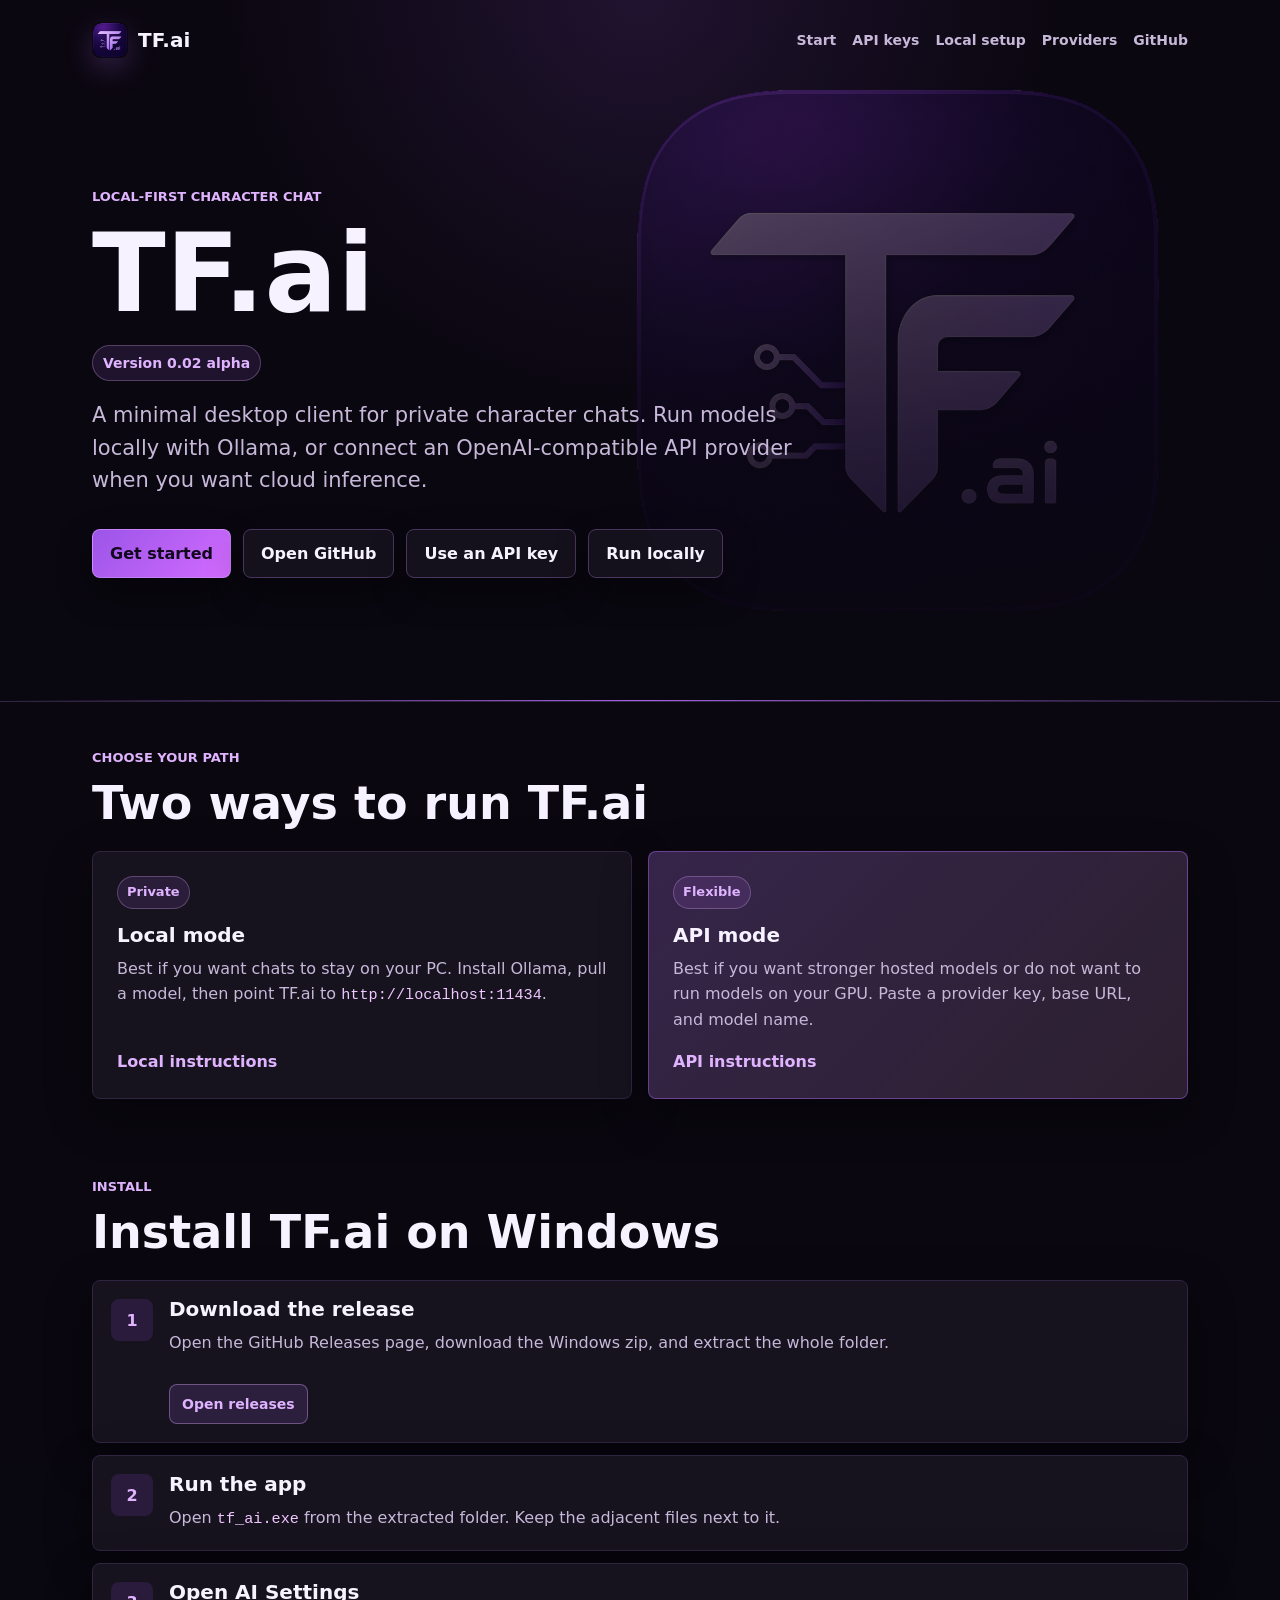
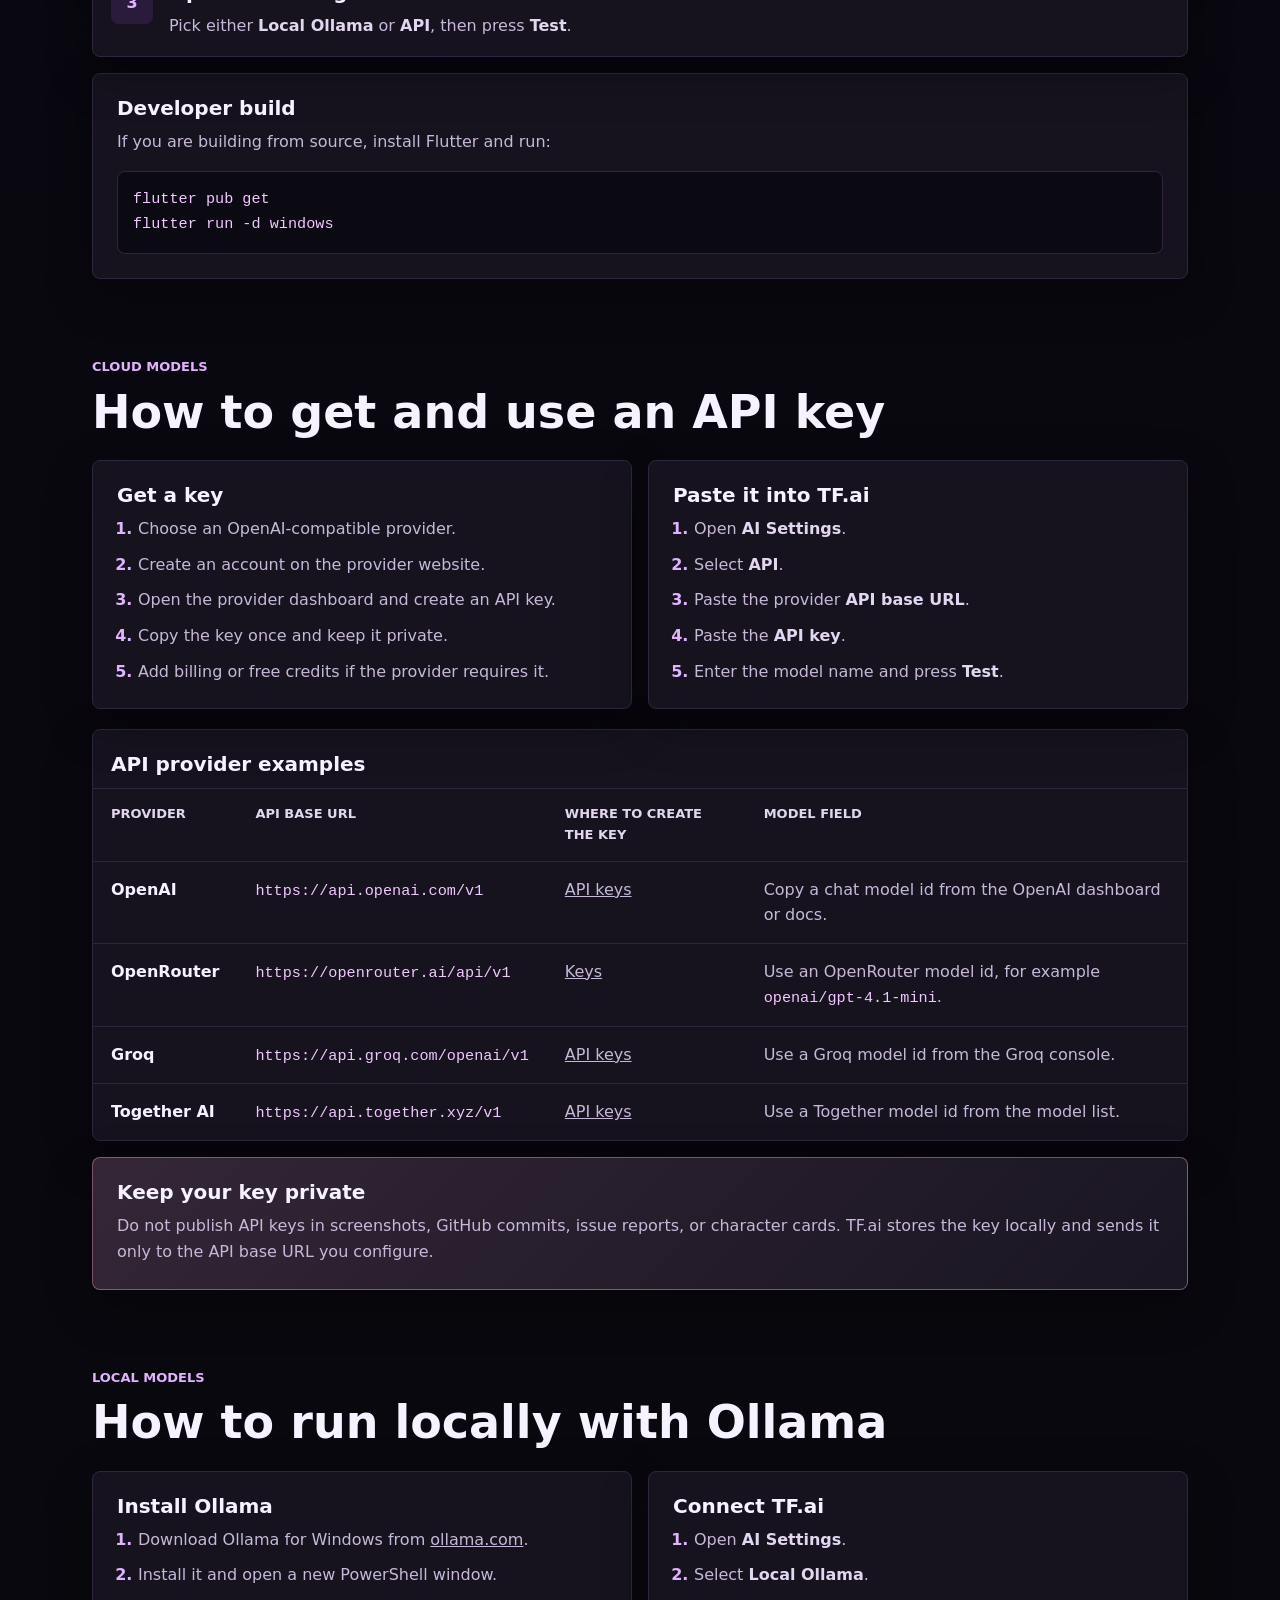
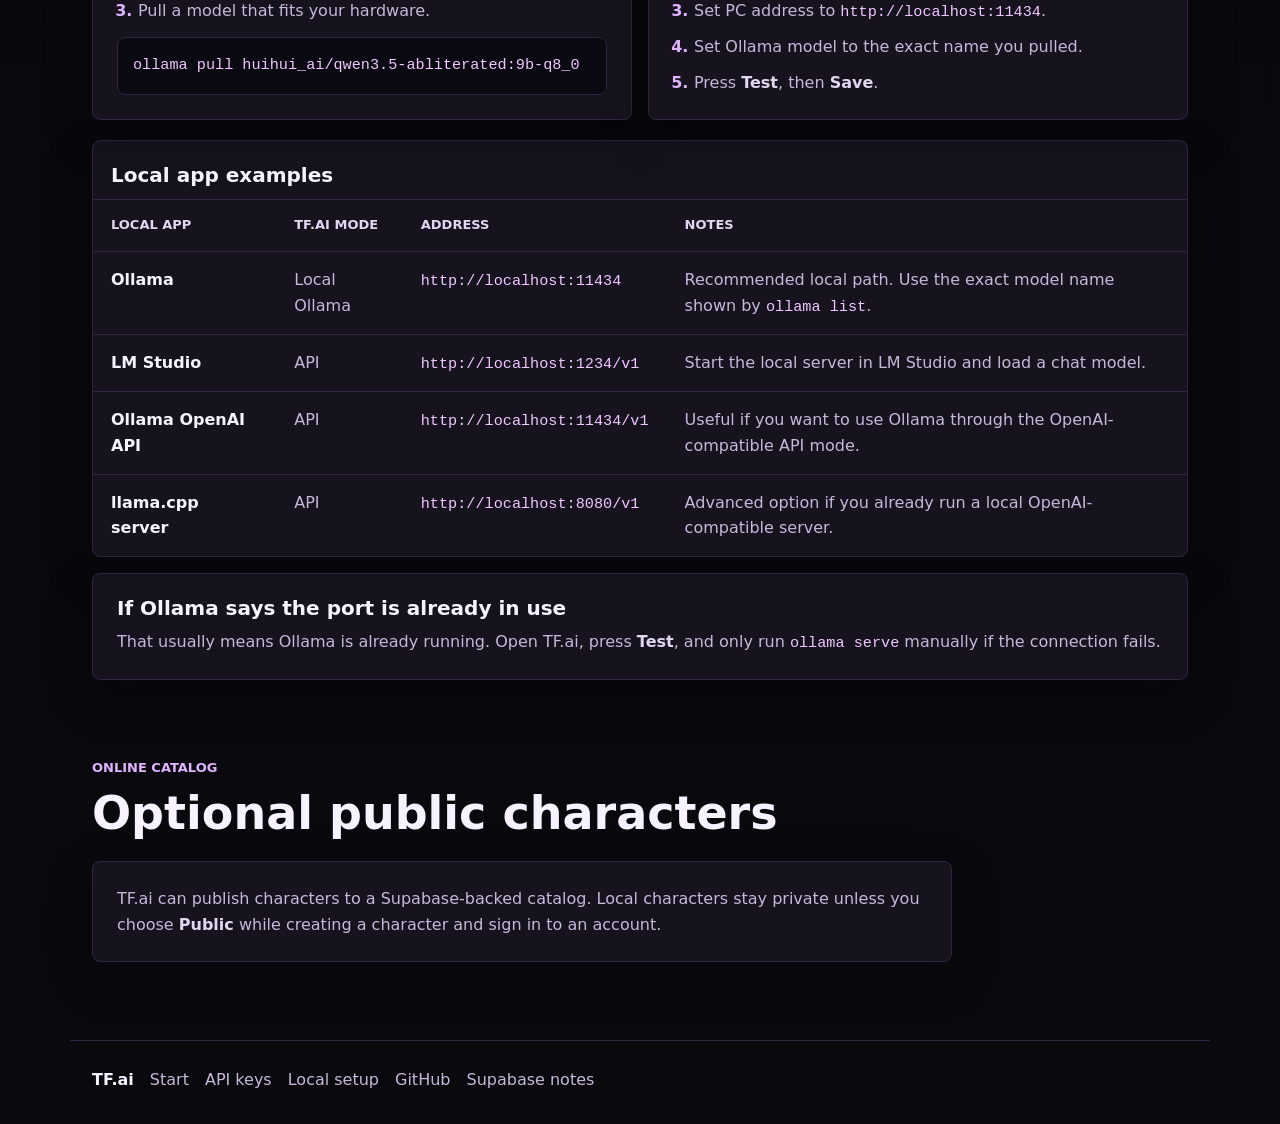
<file: docs/index.html>
<!doctype html>
<html lang="en">
  <head>
    <meta charset="utf-8">
    <meta name="viewport" content="width=device-width, initial-scale=1">
    <title>TF.ai - local-first character chat</title>
    <meta name="description" content="TF.ai is a local-first character chat client for Ollama and OpenAI-compatible API providers.">
    <link rel="icon" href="assets/tf_ai_icon.png">
    <link rel="stylesheet" href="styles.css">
  </head>
  <body>
    <header class="hero">
      <nav class="nav" aria-label="Main navigation">
        <a class="brand" href="index.html" aria-label="TF.ai home">
          <img src="assets/tf_ai_icon.png" alt="">
          <span>TF.ai</span>
        </a>
        <div class="links">
          <a href="#start">Start</a>
          <a href="#api">API keys</a>
          <a href="#local">Local setup</a>
          <a href="#providers">Providers</a>
          <a href="https://github.com/GRIGORYGOODMAN/TF.ai">GitHub</a>
        </div>
      </nav>

      <section class="hero-body">
        <div class="hero-copy">
          <p class="eyebrow">Local-first character chat</p>
          <h1>TF.ai</h1>
          <p class="version-label">Version 0.02 alpha</p>
          <p class="lead">
            A minimal desktop client for private character chats. Run models locally with Ollama,
            or connect an OpenAI-compatible API provider when you want cloud inference.
          </p>
          <div class="actions">
            <a class="button primary" href="#start">Get started</a>
            <a class="button" href="https://github.com/GRIGORYGOODMAN/TF.ai">Open GitHub</a>
            <a class="button" href="#api">Use an API key</a>
            <a class="button" href="#local">Run locally</a>
          </div>
        </div>
      </section>
    </header>

    <main>
      <section class="section compact" id="start">
        <div class="section-heading">
          <p class="eyebrow">Choose your path</p>
          <h2>Two ways to run TF.ai</h2>
        </div>
        <div class="choice-grid">
          <article class="panel path-card">
            <span class="badge">Private</span>
            <h3>Local mode</h3>
            <p>
              Best if you want chats to stay on your PC. Install Ollama, pull a model,
              then point TF.ai to <code>http://localhost:11434</code>.
            </p>
            <a class="text-link" href="#local">Local instructions</a>
          </article>
          <article class="panel path-card accent-panel">
            <span class="badge">Flexible</span>
            <h3>API mode</h3>
            <p>
              Best if you want stronger hosted models or do not want to run models on your GPU.
              Paste a provider key, base URL, and model name.
            </p>
            <a class="text-link" href="#api">API instructions</a>
          </article>
        </div>
      </section>

      <section class="section" id="install">
        <div class="section-heading">
          <p class="eyebrow">Install</p>
          <h2>Install TF.ai on Windows</h2>
        </div>
        <div class="steps">
          <article class="step">
            <span>1</span>
            <div>
              <h3>Download the release</h3>
              <p>Open the GitHub Releases page, download the Windows zip, and extract the whole folder.</p>
              <a class="inline-button" href="https://github.com/GRIGORYGOODMAN/TF.ai/releases">Open releases</a>
            </div>
          </article>
          <article class="step">
            <span>2</span>
            <div>
              <h3>Run the app</h3>
              <p>Open <code>tf_ai.exe</code> from the extracted folder. Keep the adjacent files next to it.</p>
            </div>
          </article>
          <article class="step">
            <span>3</span>
            <div>
              <h3>Open AI Settings</h3>
              <p>Pick either <strong>Local Ollama</strong> or <strong>API</strong>, then press <strong>Test</strong>.</p>
            </div>
          </article>
        </div>
        <article class="panel note-panel">
          <h3>Developer build</h3>
          <p>If you are building from source, install Flutter and run:</p>
          <pre><code>flutter pub get
flutter run -d windows</code></pre>
        </article>
      </section>

      <section class="section" id="api">
        <div class="section-heading">
          <p class="eyebrow">Cloud models</p>
          <h2>How to get and use an API key</h2>
        </div>
        <div class="guide-grid">
          <article class="panel">
            <h3>Get a key</h3>
            <ol class="clean-list">
              <li>Choose an OpenAI-compatible provider.</li>
              <li>Create an account on the provider website.</li>
              <li>Open the provider dashboard and create an API key.</li>
              <li>Copy the key once and keep it private.</li>
              <li>Add billing or free credits if the provider requires it.</li>
            </ol>
          </article>
          <article class="panel">
            <h3>Paste it into TF.ai</h3>
            <ol class="clean-list">
              <li>Open <strong>AI Settings</strong>.</li>
              <li>Select <strong>API</strong>.</li>
              <li>Paste the provider <strong>API base URL</strong>.</li>
              <li>Paste the <strong>API key</strong>.</li>
              <li>Enter the model name and press <strong>Test</strong>.</li>
            </ol>
          </article>
        </div>

        <div class="table-wrap" id="providers">
          <table>
            <caption>API provider examples</caption>
            <thead>
              <tr>
                <th>Provider</th>
                <th>API base URL</th>
                <th>Where to create the key</th>
                <th>Model field</th>
              </tr>
            </thead>
            <tbody>
              <tr>
                <td>OpenAI</td>
                <td><code>https://api.openai.com/v1</code></td>
                <td><a href="https://platform.openai.com/api-keys">API keys</a></td>
                <td>Copy a chat model id from the OpenAI dashboard or docs.</td>
              </tr>
              <tr>
                <td>OpenRouter</td>
                <td><code>https://openrouter.ai/api/v1</code></td>
                <td><a href="https://openrouter.ai/keys">Keys</a></td>
                <td>Use an OpenRouter model id, for example <code>openai/gpt-4.1-mini</code>.</td>
              </tr>
              <tr>
                <td>Groq</td>
                <td><code>https://api.groq.com/openai/v1</code></td>
                <td><a href="https://console.groq.com/keys">API keys</a></td>
                <td>Use a Groq model id from the Groq console.</td>
              </tr>
              <tr>
                <td>Together AI</td>
                <td><code>https://api.together.xyz/v1</code></td>
                <td><a href="https://api.together.ai/settings/api-keys">API keys</a></td>
                <td>Use a Together model id from the model list.</td>
              </tr>
            </tbody>
          </table>
        </div>

        <article class="panel warning-panel">
          <h3>Keep your key private</h3>
          <p>
            Do not publish API keys in screenshots, GitHub commits, issue reports, or character cards.
            TF.ai stores the key locally and sends it only to the API base URL you configure.
          </p>
        </article>
      </section>

      <section class="section" id="local">
        <div class="section-heading">
          <p class="eyebrow">Local models</p>
          <h2>How to run locally with Ollama</h2>
        </div>
        <div class="guide-grid">
          <article class="panel">
            <h3>Install Ollama</h3>
            <ol class="clean-list">
              <li>Download Ollama for Windows from <a href="https://ollama.com/download/windows">ollama.com</a>.</li>
              <li>Install it and open a new PowerShell window.</li>
              <li>Pull a model that fits your hardware.</li>
            </ol>
            <pre><code>ollama pull huihui_ai/qwen3.5-abliterated:9b-q8_0</code></pre>
          </article>
          <article class="panel">
            <h3>Connect TF.ai</h3>
            <ol class="clean-list">
              <li>Open <strong>AI Settings</strong>.</li>
              <li>Select <strong>Local Ollama</strong>.</li>
              <li>Set PC address to <code>http://localhost:11434</code>.</li>
              <li>Set Ollama model to the exact name you pulled.</li>
              <li>Press <strong>Test</strong>, then <strong>Save</strong>.</li>
            </ol>
          </article>
        </div>

        <div class="table-wrap">
          <table>
            <caption>Local app examples</caption>
            <thead>
              <tr>
                <th>Local app</th>
                <th>TF.ai mode</th>
                <th>Address</th>
                <th>Notes</th>
              </tr>
            </thead>
            <tbody>
              <tr>
                <td>Ollama</td>
                <td>Local Ollama</td>
                <td><code>http://localhost:11434</code></td>
                <td>Recommended local path. Use the exact model name shown by <code>ollama list</code>.</td>
              </tr>
              <tr>
                <td>LM Studio</td>
                <td>API</td>
                <td><code>http://localhost:1234/v1</code></td>
                <td>Start the local server in LM Studio and load a chat model.</td>
              </tr>
              <tr>
                <td>Ollama OpenAI API</td>
                <td>API</td>
                <td><code>http://localhost:11434/v1</code></td>
                <td>Useful if you want to use Ollama through the OpenAI-compatible API mode.</td>
              </tr>
              <tr>
                <td>llama.cpp server</td>
                <td>API</td>
                <td><code>http://localhost:8080/v1</code></td>
                <td>Advanced option if you already run a local OpenAI-compatible server.</td>
              </tr>
            </tbody>
          </table>
        </div>

        <article class="panel note-panel">
          <h3>If Ollama says the port is already in use</h3>
          <p>
            That usually means Ollama is already running. Open TF.ai, press <strong>Test</strong>,
            and only run <code>ollama serve</code> manually if the connection fails.
          </p>
        </article>
      </section>

      <section class="section" id="catalog">
        <div class="section-heading">
          <p class="eyebrow">Online catalog</p>
          <h2>Optional public characters</h2>
        </div>
        <article class="panel wide">
          <p>
            TF.ai can publish characters to a Supabase-backed catalog. Local characters stay private unless
            you choose <strong>Public</strong> while creating a character and sign in to an account.
          </p>
        </article>
      </section>
    </main>

    <footer class="footer">
      <span>TF.ai</span>
      <a href="#start">Start</a>
      <a href="#api">API keys</a>
      <a href="#local">Local setup</a>
      <a href="https://github.com/GRIGORYGOODMAN/TF.ai">GitHub</a>
      <a href="supabase-auth-setup.md">Supabase notes</a>
    </footer>
  </body>
</html>
</file>
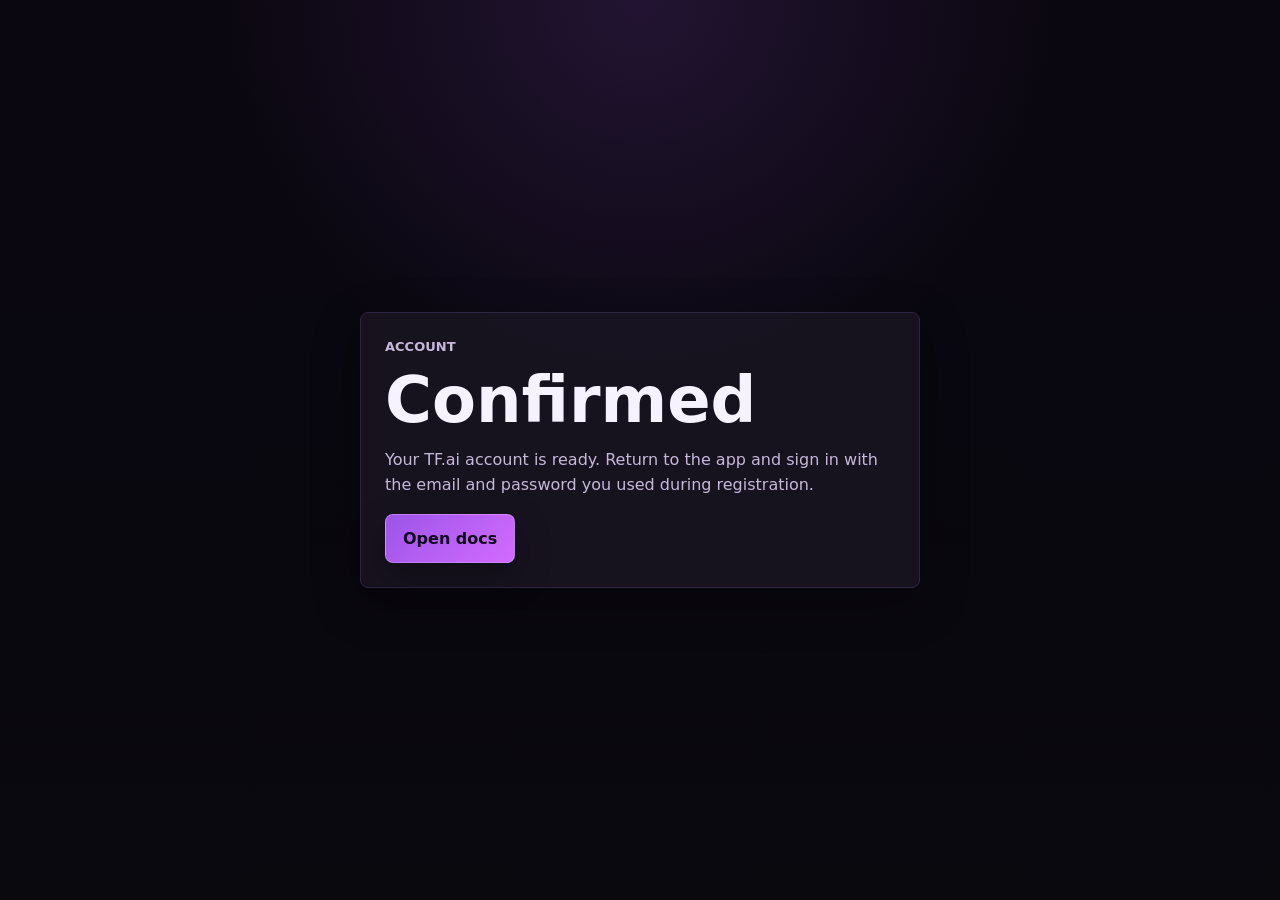
<file: docs/auth-callback.html>
<!doctype html>
<html lang="en">
  <head>
    <meta charset="utf-8">
    <meta name="viewport" content="width=device-width, initial-scale=1">
    <title>TF.ai Account Confirmed</title>
    <meta name="description" content="TF.ai account confirmation page.">
    <link rel="stylesheet" href="styles.css">
  </head>
  <body>
    <main class="callback-page">
      <section class="panel callback-panel">
        <p class="eyebrow">Account</p>
        <h1>Confirmed</h1>
        <p>
          Your TF.ai account is ready. Return to the app and sign in with the
          email and password you used during registration.
        </p>
        <a class="button primary" href="index.html">Open docs</a>
      </section>
    </main>
    <script>
      if (window.location.hash || window.location.search) {
        window.history.replaceState(null, document.title, window.location.pathname);
      }
    </script>
  </body>
</html>
</file>
<file: docs/styles.css>
:root {
  color-scheme: dark;
  --bg: #09070f;
  --bg-soft: #12101a;
  --panel: #191522;
  --panel-strong: #231b31;
  --panel-purple: #2a1b3d;
  --text: #f7f2ff;
  --muted: #c7b8d9;
  --muted-strong: #e2d6f0;
  --line: #49365f;
  --line-soft: #2f2540;
  --accent: #b86cff;
  --accent-strong: #e0b3ff;
  --accent-warm: #ff9fca;
  --success: #68ddb3;
  --shadow: rgba(0, 0, 0, 0.32);
}

* {
  box-sizing: border-box;
}

html {
  scroll-behavior: smooth;
}

body {
  margin: 0;
  background:
    radial-gradient(circle at 50% 0%, rgba(79, 45, 116, 0.34), transparent 420px),
    linear-gradient(180deg, #0b0710 0%, var(--bg) 40%, #0a090e 100%);
  color: var(--text);
  font: 16px/1.6 Inter, ui-sans-serif, system-ui, -apple-system, BlinkMacSystemFont, "Segoe UI", sans-serif;
  letter-spacing: 0;
}

body::selection {
  background: rgba(184, 108, 255, 0.42);
}

a {
  color: inherit;
}

strong {
  color: var(--muted-strong);
}

.hero {
  position: relative;
  min-height: 78vh;
  display: flex;
  flex-direction: column;
  overflow: hidden;
  border-bottom: 1px solid var(--line-soft);
}

.hero::before {
  content: "";
  position: absolute;
  inset: 0;
  background:
    linear-gradient(180deg, rgba(9, 7, 15, 0.12), rgba(9, 7, 15, 0.86)),
    url("assets/tf_ai_icon.png") right 8vw center / min(46vw, 560px) no-repeat;
  opacity: 0.42;
  pointer-events: none;
}

.hero::after {
  content: "";
  position: absolute;
  inset: auto 0 0;
  height: 1px;
  background: linear-gradient(90deg, transparent, var(--accent), transparent);
  opacity: 0.9;
}

.nav,
.hero-body,
.section,
.footer {
  width: min(1140px, 100%);
  margin: 0 auto;
  padding-left: 22px;
  padding-right: 22px;
}

.nav {
  position: relative;
  z-index: 1;
  display: flex;
  align-items: center;
  justify-content: space-between;
  gap: 24px;
  padding-top: 22px;
  padding-bottom: 22px;
}

.brand {
  display: inline-flex;
  align-items: center;
  gap: 10px;
  text-decoration: none;
  font-size: 20px;
  font-weight: 850;
}

.brand img {
  width: 36px;
  height: 36px;
  border-radius: 8px;
  box-shadow: 0 10px 28px rgba(184, 108, 255, 0.24);
}

.links {
  display: flex;
  flex-wrap: wrap;
  justify-content: flex-end;
  gap: 16px;
  color: var(--muted);
  font-size: 14px;
  font-weight: 650;
}

.links a,
.text-link,
.footer a {
  text-decoration: none;
}

.links a:hover,
.text-link:hover,
.footer a:hover {
  color: var(--accent-strong);
}

.hero-body {
  position: relative;
  z-index: 1;
  display: flex;
  align-items: center;
  flex: 1;
  padding-top: 56px;
  padding-bottom: 72px;
}

.hero-copy {
  max-width: 780px;
}

.eyebrow {
  margin: 0 0 10px;
  color: var(--accent-strong);
  font-size: 13px;
  font-weight: 850;
  letter-spacing: 0;
  text-transform: uppercase;
}

h1,
h2,
h3,
p {
  margin-top: 0;
}

h1,
h2,
h3 {
  line-height: 1.05;
  letter-spacing: 0;
}

h1 {
  margin-bottom: 18px;
  font-size: 108px;
  font-weight: 900;
}

h2 {
  margin-bottom: 0;
  font-size: 46px;
  font-weight: 860;
}

h3 {
  margin-bottom: 10px;
  font-size: 20px;
  font-weight: 820;
}

.lead {
  max-width: 720px;
  color: var(--muted);
  font-size: 21px;
  line-height: 1.55;
}

.version-label {
  display: inline-flex;
  margin: -4px 0 18px;
  padding: 6px 10px;
  border: 1px solid rgba(224, 179, 255, 0.28);
  border-radius: 999px;
  color: var(--accent-strong);
  background: rgba(184, 108, 255, 0.12);
  font-size: 14px;
  font-weight: 800;
}

.actions {
  display: flex;
  flex-wrap: wrap;
  gap: 12px;
  margin-top: 32px;
}

.button {
  display: inline-flex;
  min-height: 46px;
  align-items: center;
  justify-content: center;
  padding: 11px 17px;
  border: 1px solid var(--line);
  border-radius: 8px;
  background: rgba(25, 21, 34, 0.72);
  color: var(--text);
  text-decoration: none;
  font-weight: 780;
  box-shadow: 0 14px 36px var(--shadow);
}

.button.primary {
  border-color: rgba(224, 179, 255, 0.42);
  background: linear-gradient(135deg, #9b55e8, #d36bff);
  color: #12081d;
}

.inline-button {
  display: inline-flex;
  width: fit-content;
  min-height: 36px;
  align-items: center;
  justify-content: center;
  margin-top: 12px;
  padding: 8px 12px;
  border: 1px solid rgba(224, 179, 255, 0.36);
  border-radius: 8px;
  background: rgba(184, 108, 255, 0.14);
  color: var(--accent-strong);
  text-decoration: none;
  font-size: 14px;
  font-weight: 820;
}

.inline-button:hover {
  border-color: rgba(224, 179, 255, 0.66);
  color: var(--text);
}

.section {
  padding-top: 78px;
}

.section.compact {
  padding-top: 46px;
}

.section-heading {
  max-width: 820px;
  margin-bottom: 24px;
}

.choice-grid,
.guide-grid {
  display: grid;
  grid-template-columns: repeat(2, minmax(0, 1fr));
  gap: 16px;
}

.panel,
.step,
.table-wrap {
  border: 1px solid var(--line-soft);
  border-radius: 8px;
  background: rgba(25, 21, 34, 0.88);
  box-shadow: 0 16px 48px var(--shadow);
}

.panel {
  padding: 24px;
}

.panel p,
.step p,
td {
  color: var(--muted);
}

.panel p:last-child,
.step p:last-child {
  margin-bottom: 0;
}

.accent-panel {
  background:
    linear-gradient(135deg, rgba(184, 108, 255, 0.18), rgba(255, 159, 202, 0.08)),
    var(--panel);
  border-color: rgba(184, 108, 255, 0.42);
}

.path-card {
  min-height: 230px;
  display: flex;
  flex-direction: column;
}

.path-card .text-link {
  margin-top: auto;
}

.badge {
  display: inline-flex;
  width: fit-content;
  margin-bottom: 16px;
  padding: 5px 9px;
  border: 1px solid rgba(224, 179, 255, 0.28);
  border-radius: 999px;
  color: var(--accent-strong);
  background: rgba(184, 108, 255, 0.12);
  font-size: 13px;
  font-weight: 800;
}

.text-link {
  color: var(--accent-strong);
  font-weight: 800;
}

.steps {
  display: grid;
  gap: 12px;
  margin-bottom: 16px;
}

.step {
  display: grid;
  grid-template-columns: 42px minmax(0, 1fr);
  gap: 16px;
  padding: 18px;
}

.step > span {
  display: grid;
  width: 42px;
  height: 42px;
  place-items: center;
  border-radius: 8px;
  background: var(--panel-purple);
  color: var(--accent-strong);
  font-weight: 850;
}

.clean-list {
  display: grid;
  gap: 10px;
  margin: 0;
  padding-left: 21px;
  color: var(--muted);
}

.clean-list li::marker {
  color: var(--accent-strong);
  font-weight: 850;
}

.note-panel,
.warning-panel {
  margin-top: 16px;
}

.warning-panel {
  border-color: rgba(255, 159, 202, 0.42);
  background:
    linear-gradient(135deg, rgba(255, 159, 202, 0.12), transparent),
    var(--panel);
}

.wide {
  max-width: 860px;
}

pre {
  overflow-x: auto;
  margin: 14px 0 0;
  padding: 15px;
  border: 1px solid var(--line-soft);
  border-radius: 8px;
  background: #0b0911;
  color: #eadbfa;
}

code {
  color: #f0c7ff;
  font-family: "Cascadia Mono", "SFMono-Regular", Consolas, monospace;
  font-size: 0.95em;
}

.table-wrap {
  overflow-x: auto;
  margin-top: 20px;
}

table {
  width: 100%;
  min-width: 820px;
  border-collapse: collapse;
}

caption {
  padding: 18px 18px 8px;
  text-align: left;
  color: var(--text);
  font-size: 20px;
  font-weight: 820;
}

th,
td {
  padding: 15px 18px;
  border-top: 1px solid var(--line-soft);
  text-align: left;
  vertical-align: top;
}

th {
  color: var(--muted-strong);
  font-size: 13px;
  font-weight: 850;
  text-transform: uppercase;
}

td:first-child {
  color: var(--text);
  font-weight: 780;
}

.footer {
  display: flex;
  flex-wrap: wrap;
  gap: 16px;
  margin-top: 78px;
  padding-top: 26px;
  padding-bottom: 36px;
  border-top: 1px solid var(--line-soft);
  color: var(--muted);
}

.footer span {
  color: var(--text);
  font-weight: 850;
}

.callback-page {
  min-height: 100vh;
  display: grid;
  place-items: center;
  padding: 24px;
}

.callback-panel {
  max-width: 560px;
}

.callback-panel h1 {
  margin: 0 0 12px;
  font-size: 64px;
}

.callback-panel p {
  color: var(--muted);
}

@media (max-width: 860px) {
  .hero {
    min-height: auto;
  }

  .hero::before {
    background:
      linear-gradient(180deg, rgba(9, 7, 15, 0.18), rgba(9, 7, 15, 0.9)),
      url("assets/tf_ai_icon.png") right -90px top 92px / 320px no-repeat;
    opacity: 0.36;
  }

  .nav {
    align-items: flex-start;
    flex-direction: column;
  }

  .links {
    justify-content: flex-start;
  }

  .hero-body {
    padding-top: 54px;
    padding-bottom: 62px;
  }

  h1 {
    font-size: 72px;
  }

  h2 {
    font-size: 36px;
  }

  .lead {
    font-size: 18px;
  }

  .choice-grid,
  .guide-grid {
    grid-template-columns: 1fr;
  }

  .section {
    padding-top: 58px;
  }
}

@media (max-width: 520px) {
  .nav,
  .hero-body,
  .section,
  .footer {
    padding-left: 16px;
    padding-right: 16px;
  }

  h1 {
    font-size: 56px;
  }

  h2 {
    font-size: 31px;
  }

  .button {
    width: 100%;
  }

  .step {
    grid-template-columns: 1fr;
  }
}
</file>
